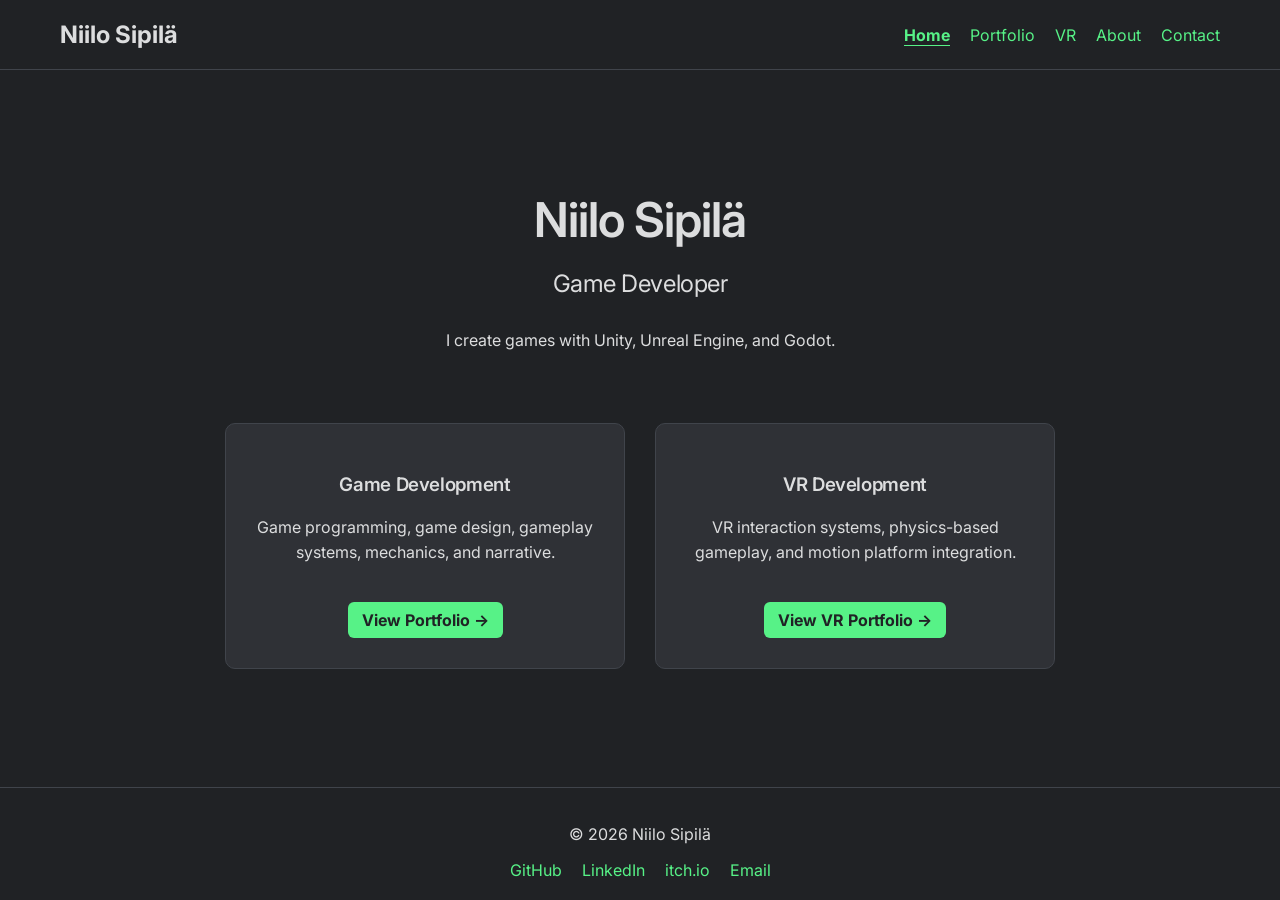
<file: index.html>
<!DOCTYPE html>
<html lang="en">

<head>

    <meta charset="UTF-8">
    <meta name="viewport" content="width=device-width, initial-scale=1.0">

    <title>Niilo Sipilä | Game Developer</title>

    <meta name="description"
          content="Game developer specializing in gameplay programming, game design, and VR interaction systems using Unity, Unreal Engine, and Godot.">
    <meta property="og:title" content="Niilo Sipilä | Game Developer">
    <meta property="og:description" content="Game developer specializing in gameplay programming, game design, and VR interaction systems using Unity, Unreal Engine, and Godot.">
    <meta property="og:image" content="https://unipachu.github.io/images/og-image.png">
    <meta property="og:url" content="https://unipachu.github.io/">
    <meta property="og:type" content="website">
    <meta name="twitter:card" content="summary_large_image">
    <meta name="twitter:title" content="Niilo Sipilä | Game Developer">
    <meta name="twitter:description" content="Game developer specializing in gameplay programming, game design, and VR.">
    <meta name="twitter:image" content="https://unipachu.github.io/images/og-image.png">
    
    <link rel="preconnect" href="https://fonts.googleapis.com">
    <link rel="preconnect" href="https://fonts.gstatic.com" crossorigin>
    <link href="https://fonts.googleapis.com/css2?family=Inter:wght@400;500;600;700&display=swap" rel="stylesheet">
    <link rel="stylesheet" href="css/style.css">
    <link rel="icon" type="image/png" href="images/favicon.png">

</head>

<body>

    <header>
        <div class="container">
            <nav>
                <div class="logo">
                    <a href="/">Niilo Sipilä</a>
                </div>

                <div class="nav-links">
                    <a href="/" class="active">Home</a>
                    <a href="/portfolio/">Portfolio</a>
                    <a href="/vr/">VR</a>
                    <a href="/about/">About</a>
                    <a href="/contact/">Contact</a>
                </div>
            </nav>
        </div>
    </header>

    <main>
        <div class="container">

            <section class="hero">
                <h1>Niilo Sipilä</h1>

                <h2>
                    Game Developer
                </h2>

                <p>
                    I create games with Unity, Unreal Engine, and Godot.
                </p>

            </section>
            
            <section class="featured-work">

                <div class="work-cards">

                    <div class="work-card">
                        <h3>Game Development</h3>

                        <p>
                            Game programming, game design, gameplay systems, mechanics, and narrative.
                        </p>

                        <a href="/portfolio/">View Portfolio →</a>
                    </div>


                    <div class="work-card">
                        <h3>VR Development</h3>

                        <p>
                            VR interaction systems, physics-based gameplay, and motion platform integration.
                        </p>

                        <a href="/vr/">View VR Portfolio →</a>
                    </div>

                </div>

            </section>

        </div>
    </main>

    <footer>
        <div class="container">
            <p>© 2026 Niilo Sipilä</p>

            <div class="footer-links">
                <a href="https://github.com/unipachu" target="_blank" rel="noopener noreferrer">GitHub</a>
                <a href="https://www.linkedin.com/in/niilo-s-b567a1142" target="_blank" rel="noopener noreferrer">LinkedIn</a>
                <a href="https://unipachu.itch.io" target="_blank" rel="noopener noreferrer">itch.io</a>
                <a href="mailto:sipinii@hotmail.com">Email</a>
            </div>
        </div>
    </footer>

</body>

</html>
</file>
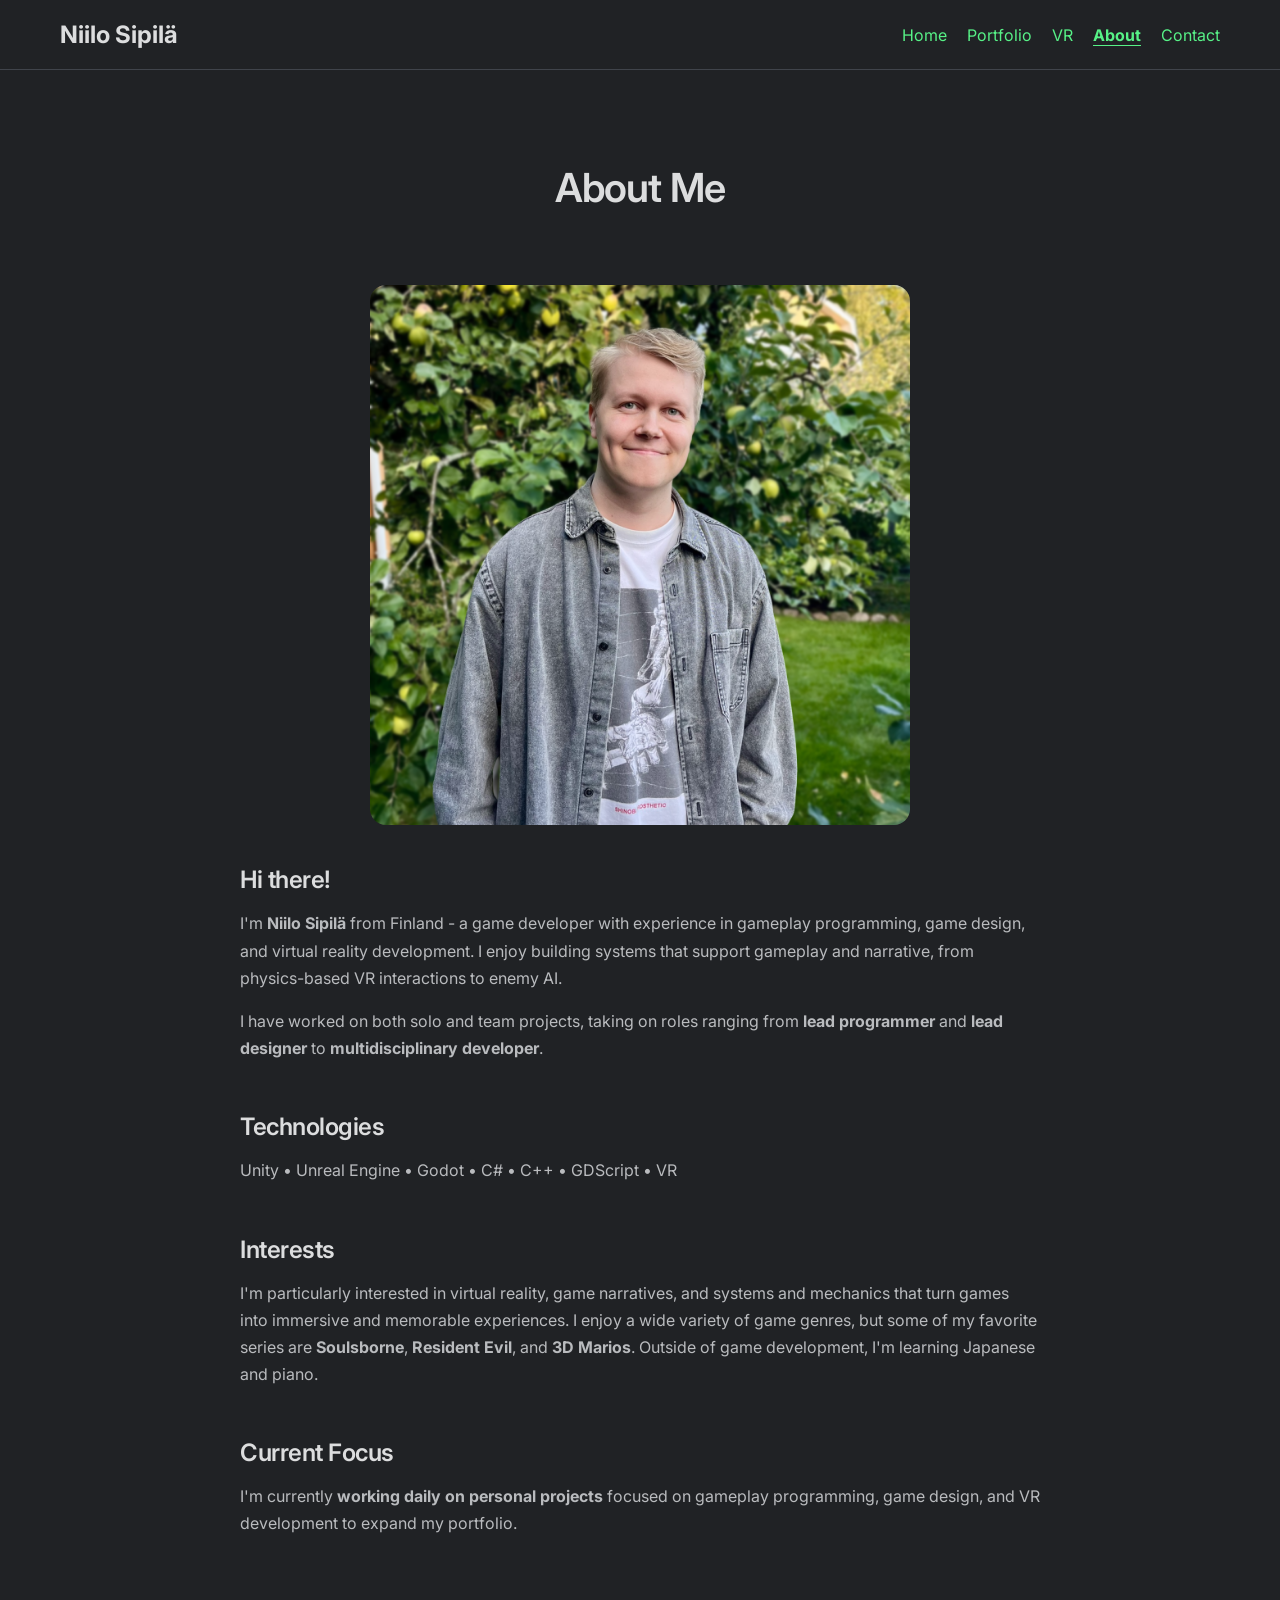
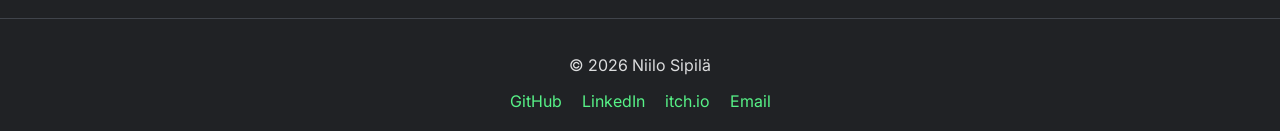
<file: about/index.html>
<head>

    <meta charset="UTF-8">
    <meta name="viewport" content="width=device-width, initial-scale=1.0">

    <title>About | Niilo Sipilä</title>

    <meta name="description"
        content="Learn more about Niilo Sipilä, a game developer with experience in gameplay programming, game design, and VR development.">
    <meta property="og:title" content="About | Niilo Sipilä">
    <meta property="og:description" content="Learn more about Niilo Sipilä, a game developer with experience in gameplay programming, game design, and VR development.">
    <meta property="og:image" content="https://unipachu.github.io/images/og-image.png">
    <meta property="og:url" content="https://unipachu.github.io/about/">
    <meta property="og:type" content="website">
    <meta name="twitter:card" content="summary_large_image">
    <meta name="twitter:title" content="Niilo Sipilä | Game Developer">
    <meta name="twitter:description" content="Game developer specializing in gameplay programming, game design, and VR.">
    <meta name="twitter:image" content="https://unipachu.github.io/images/og-image.png">

    <link rel="preconnect" href="https://fonts.googleapis.com">
    <link rel="preconnect" href="https://fonts.gstatic.com" crossorigin>
    <link href="https://fonts.googleapis.com/css2?family=Inter:wght@400;500;600;700&display=swap" rel="stylesheet">
    <link rel="stylesheet" href="../css/style.css">
    <link rel="icon" type="image/png" href="../images/favicon.png">

</head>

<body>

    <header>
        <div class="container">
            <nav>
                <div class="logo">
                    <a href="/">Niilo Sipilä</a>
                </div>

                <div class="nav-links">
                    <a href="/">Home</a>
                    <a href="/portfolio/">Portfolio</a>
                    <a href="/vr/">VR</a>
                    <a href="/about/" class="active">About</a>
                    <a href="/contact/">Contact</a>
                </div>
            </nav>
        </div>
    </header>

    <main>
        <div class="container">

            <section class="page-header">

                <h1>About Me</h1>

                <!-- <p>
                    Game developer with a passion for gameplay programming, game design, and VR.
                </p> -->

            </section>

            <section class="about-content">

                <div class="about-profile">

                    <img src="/images/profile.png"
                        alt="Portrait of Niilo Sipilä">

                </div>

                <section class="about-section">

                    <h2>Hi there!</h2>

                    <p>
                        I'm <strong>Niilo Sipilä</strong> from Finland - a game developer with experience in gameplay programming,
                        game design, and virtual reality development. I enjoy building
                        systems that support gameplay and narrative, from physics-based VR interactions
                        to enemy AI.
                    </p>

                    <p>
                        I have worked on both solo and team projects, taking on roles ranging
                        from <strong>lead programmer</strong> and <strong>lead designer</strong> to <strong>multidisciplinary developer</strong>.
                    </p>

                </section>

                <section class="about-section">

                    <h2>Technologies</h2>

                    <p>
                        Unity • Unreal Engine • Godot • C# • C++ • GDScript • VR
                    </p>

                </section>

                <section class="about-section">

                    <h2>Interests</h2>

                        <p>
                            I'm particularly interested in virtual reality,
                            game narratives, and systems and mechanics that
                            turn games into immersive and memorable experiences.
                            I enjoy a wide variety of game genres,
                            but some of my favorite series are <strong>Soulsborne</strong>,
                            <strong>Resident Evil</strong>, and <strong>3D Marios</strong>.
                            Outside of game development, I'm learning Japanese and piano.
                        </p>

                </section>

                <section class="about-section">

                    <h2>Current Focus</h2>

                    <p>
                        I'm currently <strong>working daily on personal projects</strong> focused on gameplay programming,
                        game design, and VR development to expand my portfolio.
                    </p>

                </section>

            </section>

        </div>
    </main>

    <footer>
        <div class="container">
            <p>© 2026 Niilo Sipilä</p>

            <div class="footer-links">
                <a href="https://github.com/unipachu" target="_blank" rel="noopener noreferrer">GitHub</a>
                <a href="https://www.linkedin.com/in/niilo-s-b567a1142" target="_blank" rel="noopener noreferrer">LinkedIn</a>
                <a href="https://unipachu.itch.io" target="_blank" rel="noopener noreferrer">itch.io</a>
                <a href="mailto:sipinii@hotmail.com">Email</a>
            </div>
        </div>
    </footer>

</body>

</html>
</file>
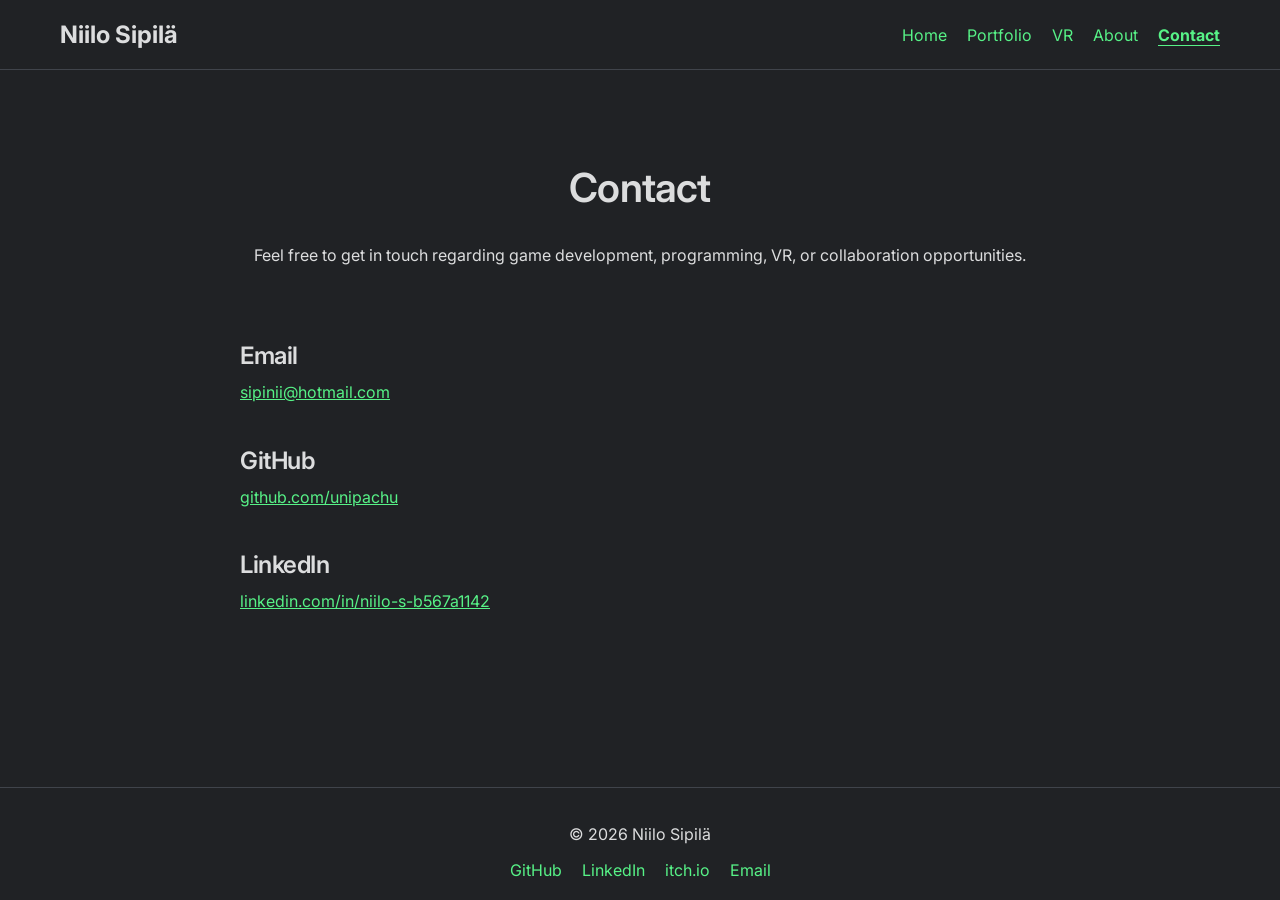
<file: contact/index.html>
<head>

    <meta charset="UTF-8">
    <meta name="viewport" content="width=device-width, initial-scale=1.0">

    <title>Contact | Niilo Sipilä</title>

    <meta name="description"
        content="Contact Niilo Sipilä.">
    <meta property="og:title" content="Contact | Niilo Sipilä">
    <meta property="og:description" content="Contact Niilo Sipilä.">
    <meta property="og:image" content="https://unipachu.github.io/images/og-image.png">
    <meta property="og:url" content="https://unipachu.github.io/contact/">
    <meta property="og:type" content="website">
    <meta name="twitter:card" content="summary_large_image">
    <meta name="twitter:title" content="Niilo Sipilä | Game Developer">
    <meta name="twitter:description" content="Game developer specializing in gameplay programming, game design, and VR.">
    <meta name="twitter:image" content="https://unipachu.github.io/images/og-image.png">

    <link rel="preconnect" href="https://fonts.googleapis.com">
    <link rel="preconnect" href="https://fonts.gstatic.com" crossorigin>
    <link href="https://fonts.googleapis.com/css2?family=Inter:wght@400;500;600;700&display=swap" rel="stylesheet">
    <link rel="stylesheet" href="../css/style.css">
    <link rel="icon" type="image/png" href="../images/favicon.png">

</head>

<body>

    <header>
        <div class="container">
            <nav>
                <div class="logo">
                    <a href="/">Niilo Sipilä</a>
                </div>

                <div class="nav-links">
                    <a href="/">Home</a>
                    <a href="/portfolio/">Portfolio</a>
                    <a href="/vr/">VR</a>
                    <a href="/about/">About</a>
                    <a href="/contact/" class="active">Contact</a>
                </div>
            </nav>
        </div>
    </header>

    <main>
        <div class="container">

            <section class="page-header">

                <h1>Contact</h1>

                <p>
                    Feel free to get in touch regarding game development, programming, VR, or collaboration opportunities.
                </p>

            </section>

            <section class="contact-content">

                <div class="contact-item">
                    <h2>Email</h2>
                    <p>
                        <a href="mailto:sipinii@hotmail.com">sipinii@hotmail.com</a>
                    </p>
                </div>

                <div class="contact-item">
                    <h2>GitHub</h2>
                    <p>
                        <a href="https://github.com/unipachu"
                        target="_blank"
                        rel="noopener noreferrer">
                            github.com/unipachu
                        </a>
                    </p>
                </div>

                <div class="contact-item">
                    <h2>LinkedIn</h2>
                    <p>
                        <a href="https://www.linkedin.com/in/niilo-s-b567a1142"
                        target="_blank"
                        rel="noopener noreferrer">
                            linkedin.com/in/niilo-s-b567a1142
                        </a>
                    </p>
                </div>

            </section>

        </div>
    </main>

    <footer>
        <div class="container">
            <p>© 2026 Niilo Sipilä</p>

            <div class="footer-links">
                <a href="https://github.com/unipachu" target="_blank" rel="noopener noreferrer">GitHub</a>
                <a href="https://www.linkedin.com/in/niilo-s-b567a1142" target="_blank" rel="noopener noreferrer">LinkedIn</a>
                <a href="https://unipachu.itch.io" target="_blank" rel="noopener noreferrer">itch.io</a>
                <a href="mailto:sipinii@hotmail.com">Email</a>
            </div>
        </div>
    </footer>

</body>

</html>
</file>
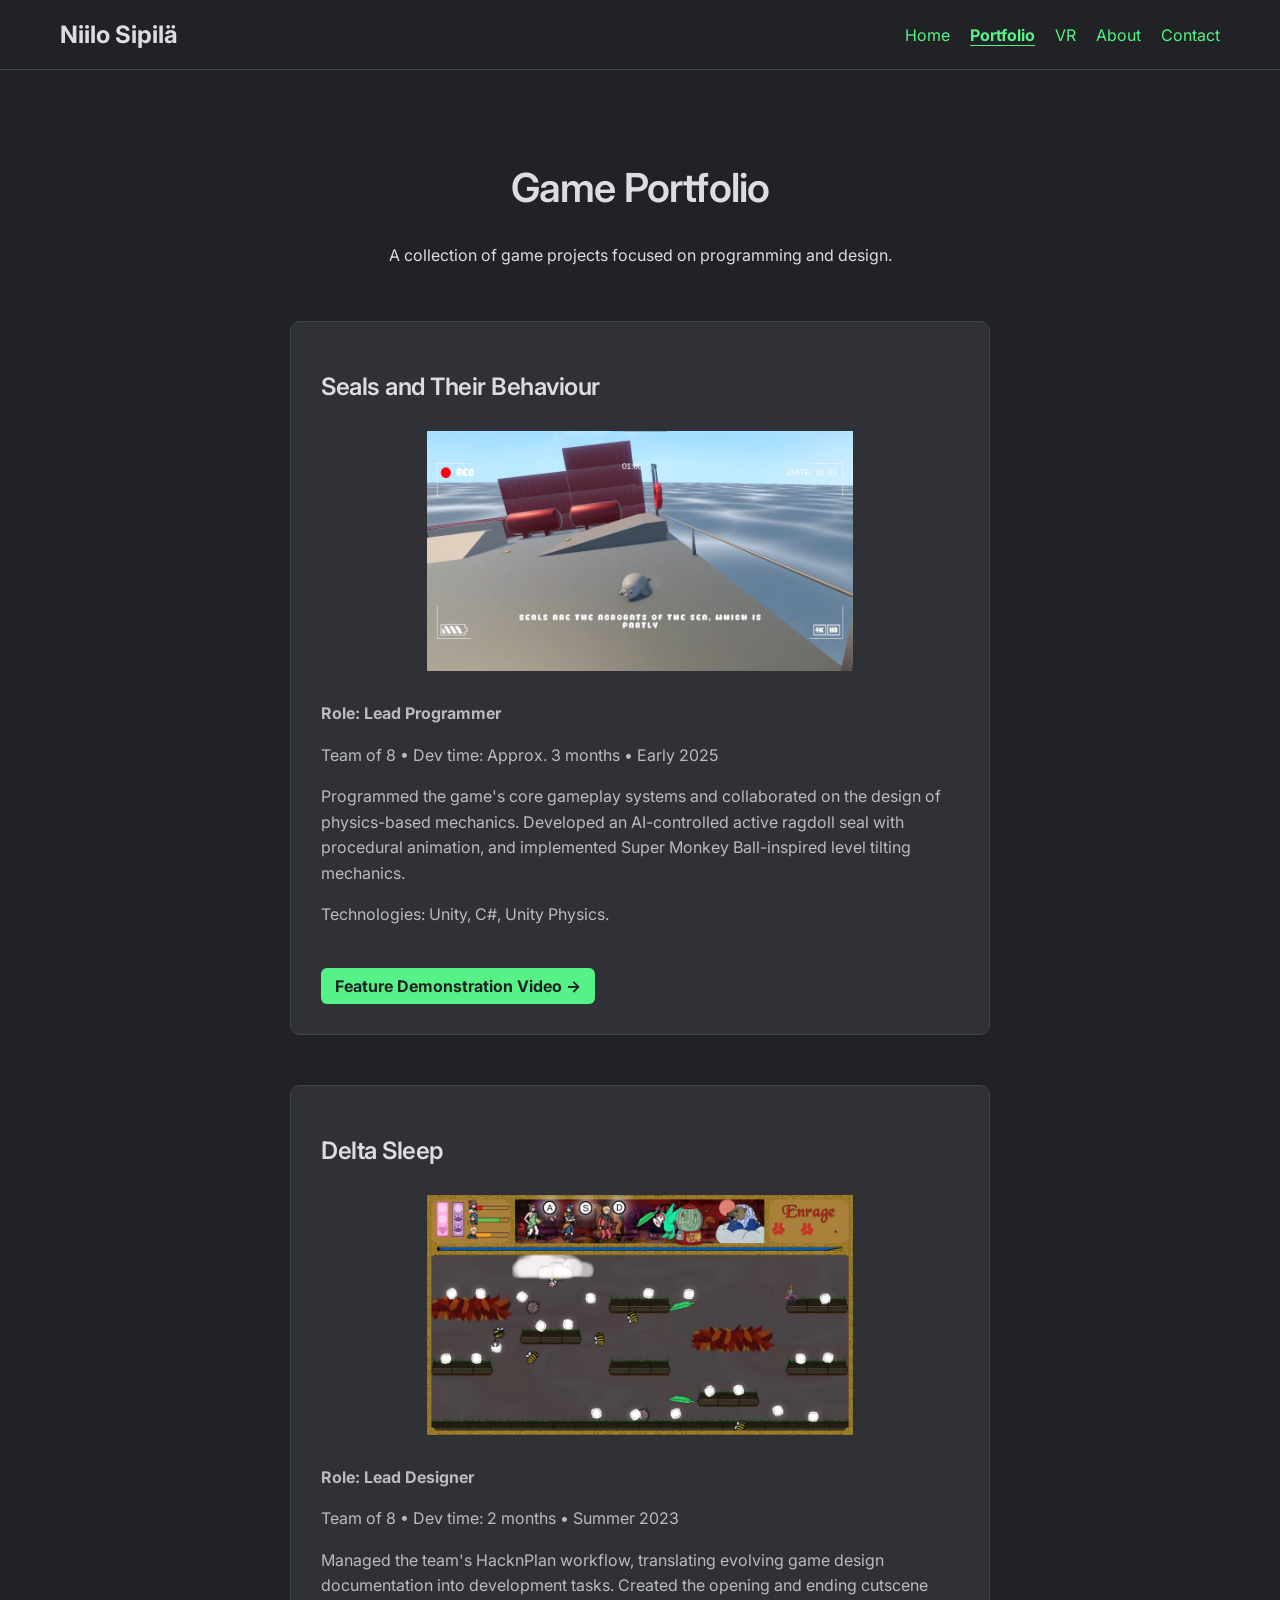
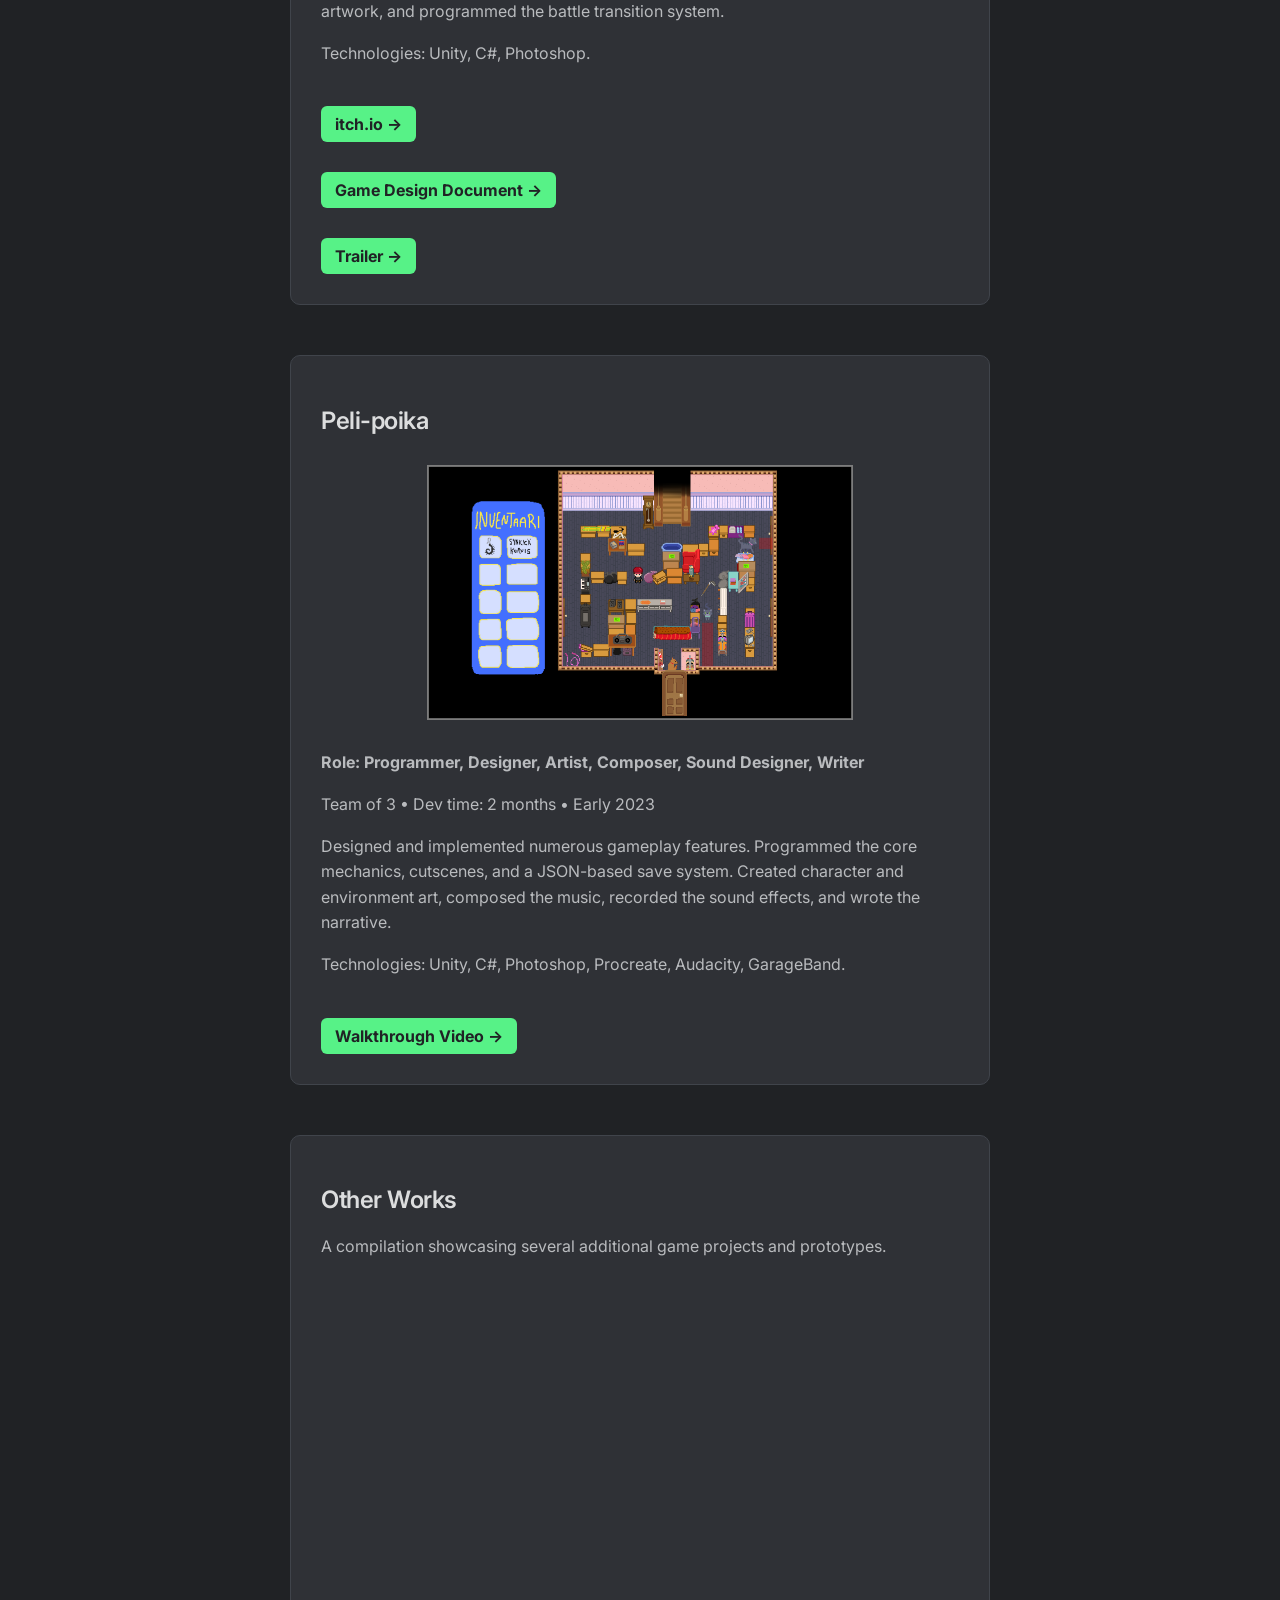
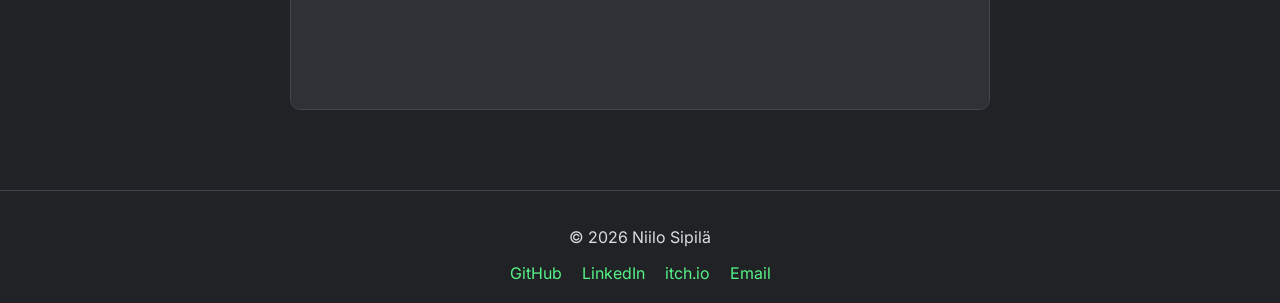
<file: portfolio/index.html>
<head>

    <meta charset="UTF-8">
    <meta name="viewport" content="width=device-width, initial-scale=1.0">

    <title>Game Dev Portfolio | Niilo Sipilä</title>

    <meta name="description"
        content="Game programming and game design projects.">
    <meta property="og:title" content="Game Portfolio | Niilo Sipilä">
    <meta property="og:description" content="Game programming and game design projects.">
    <meta property="og:image" content="https://unipachu.github.io/images/og-image.png">
    <meta property="og:url" content="https://unipachu.github.io/portfolio/">
    <meta property="og:type" content="website">
    <meta name="twitter:card" content="summary_large_image">
    <meta name="twitter:title" content="Niilo Sipilä | Game Developer">
    <meta name="twitter:description" content="Game developer specializing in gameplay programming, game design, and VR.">
    <meta name="twitter:image" content="https://unipachu.github.io/images/og-image.png">

    <link rel="preconnect" href="https://fonts.googleapis.com">
    <link rel="preconnect" href="https://fonts.gstatic.com" crossorigin>
    <link href="https://fonts.googleapis.com/css2?family=Inter:wght@400;500;600;700&display=swap" rel="stylesheet">
    <link rel="stylesheet" href="../css/style.css">
    <link rel="icon" type="image/png" href="../images/favicon.png">

</head>

<body>

    <header>
        <div class="container">
            <nav>
                <div class="logo">
                    <a href="/">Niilo Sipilä</a>
                </div>

                <div class="nav-links">
                    <a href="/">Home</a>
                    <a href="/portfolio/" class="active">Portfolio</a>
                    <a href="/vr/">VR</a>
                    <a href="/about/">About</a>
                    <a href="/contact/">Contact</a>
                </div>
            </nav>
        </div>
    </header>

<main>
    <div class="container">

        <section class="page-header">

            <h1>Game Portfolio</h1>

            <p>
                A collection of game projects focused on programming and design.
            </p>

        </section>


        <section class="projects">
            <article class="project-card">

                <h2>Seals and Their Behaviour</h2>

                <div class="project-media">
                    <img src="/images/project-1.png" alt="Seals and Their Behaviour">
                </div>

                <div class="project-details">

                    <p class="project-role">
                        Role: Lead Programmer
                    </p>

                    <p>
                        Team of 8 • Dev time: Approx. 3 months • Early 2025
                    </p>

                    <p>
                        Programmed the game's core gameplay systems and collaborated on the design of physics-based mechanics. Developed an AI-controlled active ragdoll seal with procedural animation, and implemented Super Monkey Ball-inspired level tilting mechanics.
                    </p>

                    <p>
                        Technologies: Unity, C#, Unity Physics.
                    </p>

                    <div class="project-links">

                        <a href="https://youtu.be/0vrjIPC-EOo"
                        target="_blank"
                        rel="noopener noreferrer">
                            Feature Demonstration Video →
                        </a>

                    </div>

                </div>

            </article>

            <article class="project-card">

                <h2>Delta Sleep</h2>

                <div class="project-media">
                    <img src="/images/project-2.png" alt="Delta Sleep">
                </div>

                <div class="project-details">

                    <p class="project-role">
                        Role: Lead Designer
                    </p>

                    <p>
                        Team of 8 • Dev time: 2 months • Summer 2023
                    </p>

                    <p>
                        Managed the team's HacknPlan workflow, translating evolving game design documentation into development tasks. Created the opening and ending cutscene artwork, and programmed the battle transition system.
                    </p>

                    <p>
                        Technologies: Unity, C#, Photoshop.
                    </p>

                    <div class="project-links">

                        <a href="https://juhot.itch.io/delta-sleep"
                        target="_blank"
                        rel="noopener noreferrer">
                            itch.io →
                        </a>

                        <a href="https://docs.google.com/document/d/14jaehppmYz1_OCU7PIqD-QTRzvCe_S6zNV5k58xtxjE/edit?usp=sharing"
                        target="_blank"
                        rel="noopener noreferrer">
                            Game Design Document →
                        </a>

                        <a href="https://youtu.be/coJVv1Uxltc?si=VSbaWco8qGAVmTA6"
                        target="_blank"
                        rel="noopener noreferrer">
                            Trailer →
                        </a>

                    </div>

                </div>

            </article>

            <article class="project-card">

                <h2>Peli-poika</h2>

                <div class="project-media">
                    <img src="/images/project-3.png" alt="Peli-poika">
                </div>

                <div class="project-details">

                    <p class="project-role">
                        Role: Programmer, Designer, Artist, Composer, Sound Designer, Writer
                    </p>

                    <p>
                        Team of 3 • Dev time: 2 months • Early 2023
                    </p>

                    <p>
                        Designed and implemented numerous gameplay features. Programmed the core mechanics, cutscenes, and a JSON-based save system. Created character and environment art, composed the music, recorded the sound effects, and wrote the narrative.
                    </p>

                    <p>
                        Technologies: Unity, C#, Photoshop, Procreate, Audacity, GarageBand.
                    </p>

                    <div class="project-links">

                        <a href="https://youtu.be/4_27EGxk6K4"
                        target="_blank"
                        rel="noopener noreferrer">
                            Walkthrough Video →
                        </a>

                    </div>

                </div>

            </article>

            <article class="project-card">

                <h2>Other Works</h2>

                <div class="project-details">

                    <p>
                        A compilation showcasing several additional game projects and prototypes.
                    </p>

                </div>

                <div class="project-media">

                    <div class="video-container">
                        <iframe
                            src="https://www.youtube.com/embed/3hi4GK6VfjI"
                            title="Other Works"
                            allowfullscreen>
                        </iframe>
                    </div>

                </div>

            </article>

        </section>

    </div>
</main>

    <footer>
        <div class="container">
            <p>© 2026 Niilo Sipilä</p>


            <div class="footer-links">
                <a href="https://github.com/unipachu" target="_blank" rel="noopener noreferrer">GitHub</a>
                <a href="https://www.linkedin.com/in/niilo-s-b567a1142" target="_blank" rel="noopener noreferrer">LinkedIn</a>
                <a href="https://unipachu.itch.io" target="_blank" rel="noopener noreferrer">itch.io</a>
                <a href="mailto:sipinii@hotmail.com">Email</a>
            </div>
        </div>
    </footer>

</body>

</html>
</file>
<file: css/style.css>
/* Global settings */

:root {
    --bg-color: #202225;
    --surface-color: #2f3136;
    --border-color: #40444b;
    --text-color: #dcddde;
    --muted-text-color: #b9bbbe;
    --accent-color: #57f287;
    --accent-hover-color: #45c97a;
}

* {
    box-sizing: border-box;
}

body {
    margin: 0;
    font-family: "Inter", sans-serif;
    min-height: 100vh;
    display: flex;
    flex-direction: column;

    background-color: var(--bg-color);
    color: var(--text-color);
}

main {
    flex: 1;
}

h1,
h2,
h3 {
    font-weight: 600;
    letter-spacing: -0.02em;
}

/* Layout */

.container {
    max-width: 1200px;
    margin: 0 auto;
    padding: 0 20px;
}

/* Navigation */

header {
    padding: 20px;
    border-bottom: 1px solid var(--border-color);
}

nav {
    display: flex;
    justify-content: space-between;
    align-items: center;
}

.logo a {
    font-size: 1.5rem;
    font-weight: bold;
    text-decoration: none;
    color: inherit;
}

.nav-links {
    display: flex;
    gap: 20px;
}

.nav-links a {
    text-decoration: none;
    color: var(--accent-color);
}

.nav-links a:hover {
    color: var(--accent-color);
}

.nav-links a.active {
    font-weight: bold;
    text-decoration: underline;
    text-underline-offset: 4px;
}

/* Footer */

footer {
    padding: 20px;
    border-top: 1px solid var(--border-color);
    text-align: center;
}

.footer-links {
    display: flex;
    justify-content: center;
    gap: 20px;
}

.footer-links a {
    text-decoration: none;
    color: var(--accent-color);
}

.footer-links a:hover {
    color: var(--accent-color);
}

/* Hero */

.hero {
    padding: 80px 0 30px;
    text-align: center;
}

.hero h1 {
    font-size: 3rem;
    margin-bottom: 10px;
}

.hero h2 {
    font-weight: normal;
    margin-bottom: 30px;
}

.hero p {
    max-width: 700px;
    margin: 0 auto 40px;
    line-height: 1.6;
}

/* Featured work */

.featured-work {
    padding: 0 0 80px;
    text-align: center;
}

.work-cards {
    display: flex;
    justify-content: center;
    gap: 30px;
    margin-top: 0;
}

.work-card {
    max-width: 400px;
    padding: 30px;

    background-color: var(--surface-color);
    border: 1px solid var(--border-color);
    border-radius: 10px;
}

.work-card p {
    line-height: 1.6;
}

.work-card a {
    display: inline-block;
    margin-top: 20px;
}

/* Portfolio pages */

.page-header {
    padding: 60px 0 40px;
    text-align: center;
}

.page-header h1 {
    font-size: 2.5rem;
}

.projects {
    display: flex;
    flex-direction: column;
    align-items: center;
    gap: 50px;
    padding-bottom: 80px;
}

.project-card {
    width: 700px;
    max-width: 100%;
    padding: 30px;

    background-color: var(--surface-color);
    border: 1px solid var(--border-color);
    border-radius: 10px;
}

.project-card p {
    line-height: 1.6;
}

.project-role {
    font-weight: bold;
}

.project-details {
    text-align: left;
}

/* Project media */

.project-media {
    text-align: center;
    margin: 30px 0;
}

.project-media img {
    width: 426px;
    max-width: 100%;
    height: auto;
}

/* Project links */

.project-card a {
    display: inline-block;
    margin-top: 20px;
    padding: 10px 20px;
    border-radius: 6px;
    background-color: var(--accent-color);
    color: #202225;
    text-decoration: none;
    font-weight: bold;
}

.project-links {
    display: flex;
    flex-direction: column;
    align-items: flex-start;
    gap: 10px;
    margin-top: 20px;
}

.video-container {
    position: relative;
    width: 100%;
    max-width: 700px;
    aspect-ratio: 16 / 9;
    margin: 30px auto 0;
}

.video-container iframe {
    width: 100%;
    height: 100%;
    border: none;
    border-radius: 10px;
}

/* About page */

.about-content {
    max-width: 800px;
    margin: 0 auto 80px;
}

.about-profile {
    display: flex;
    justify-content: center;
    margin-bottom: 40px;
}

.about-profile img {
    width: 540px;
    height: 540px;
    border-radius: 16px;
    object-fit: cover;
}

.about-section {
    margin-bottom: 50px;
}

.about-section h2 {
    margin-bottom: 15px;
}

.about-section p {
    line-height: 1.7;
}

/* Contact page */

.contact-content {
    max-width: 800px;
    margin: 0 auto 80px;
}

.contact-item {
    margin-bottom: 40px;
}

.contact-item h2 {
    margin-bottom: 10px;
}

.contact-item p {
    margin: 0;
    line-height: 1.6;
}

p {
    color: var(--text-color);
}

.about-section p,
.project-details p {
    color: var(--muted-text-color);
}

/* Global links */

a {
    color: var(--accent-color);
}

a:hover {
    opacity: 0.8;
}

.project-links a,
.work-card a {
    display: inline-block;
    padding: 8px 14px;
    border-radius: 6px;
    background-color: var(--accent-color);
    color: #202225;
    text-decoration: none;
    font-weight: bold;
}

.project-links a:hover,
.work-card a:hover {
    opacity: 0.85;
}
</file>
